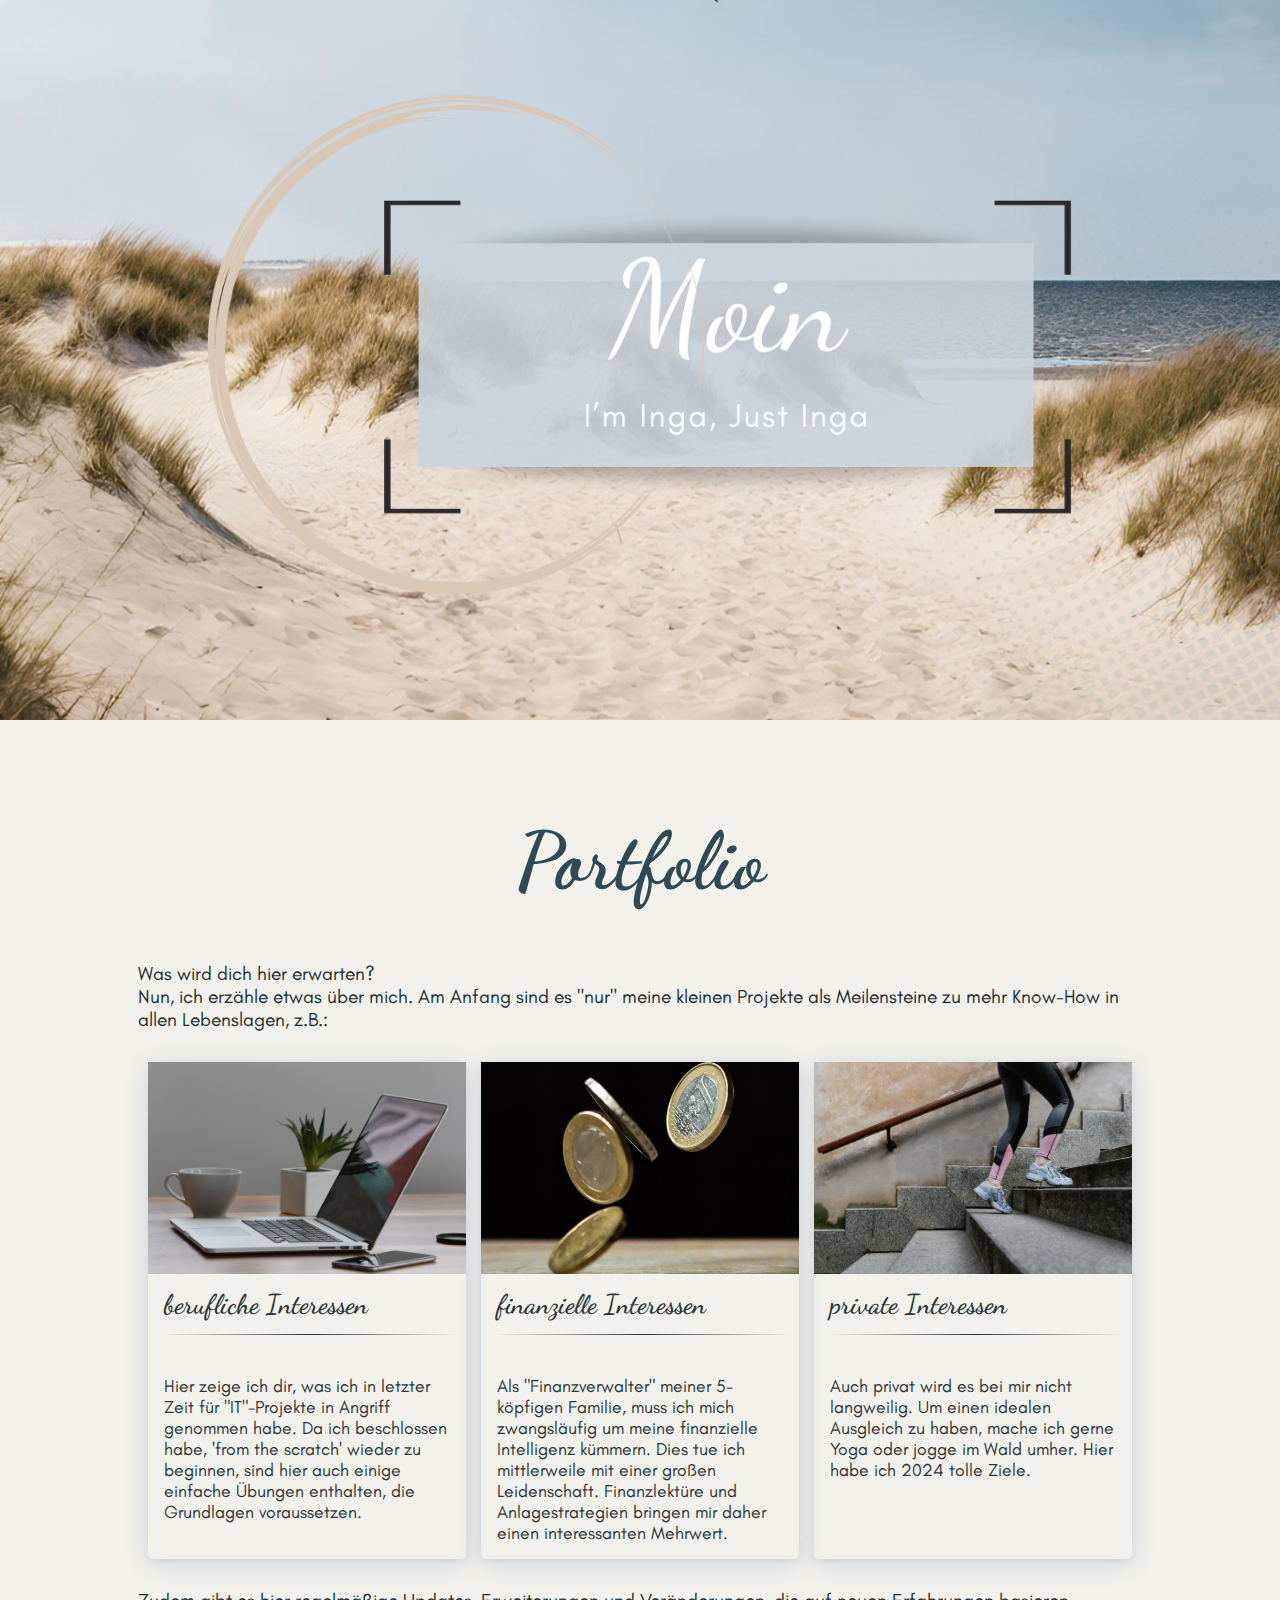
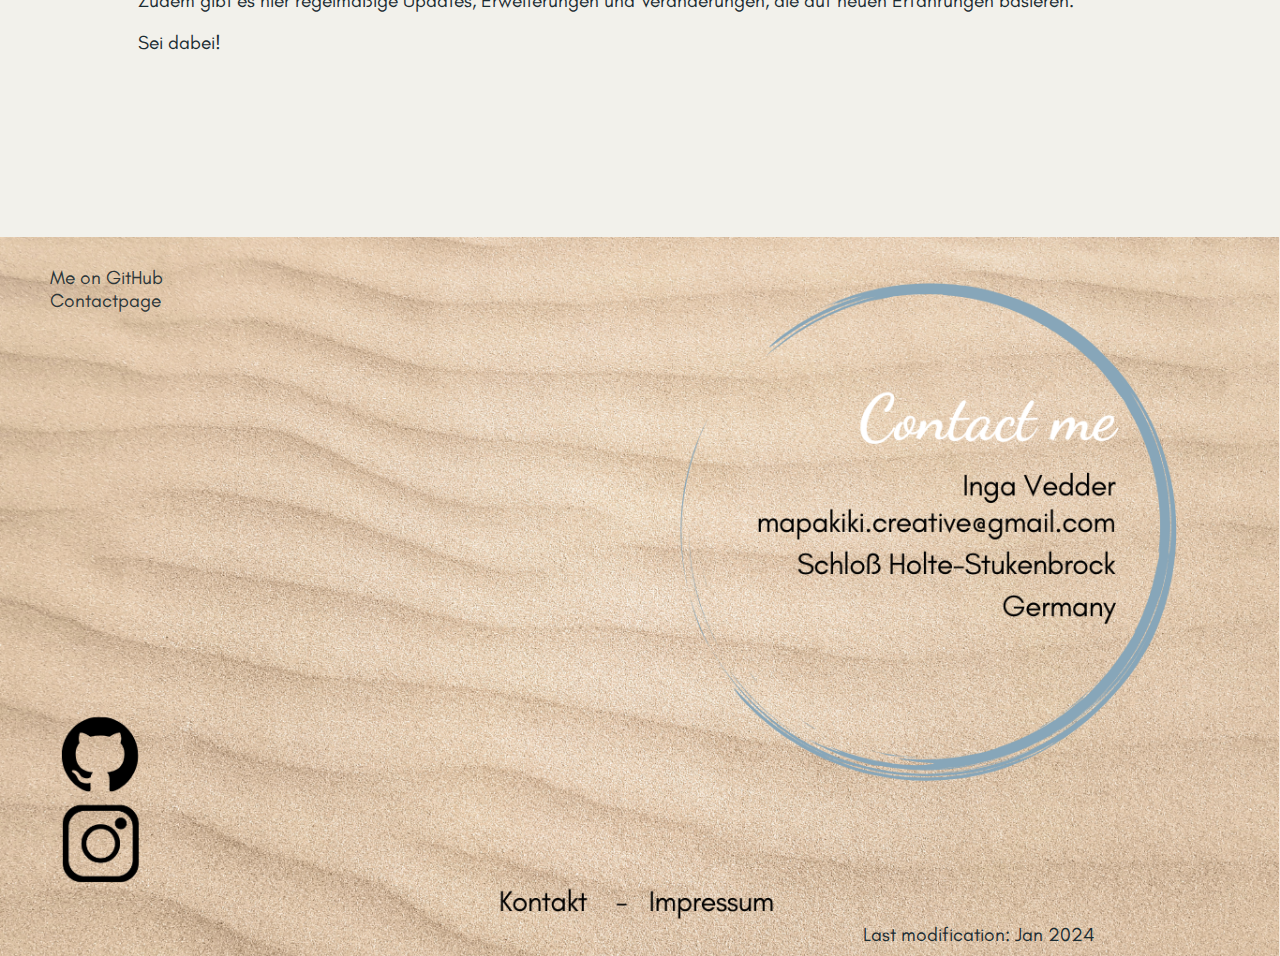
<file: index.html>
<!DOCTYPE html>
<html lang="de">
<head>
    <meta charset="UTF-8">
    <meta name="viewport" content="width=device-width, initial-scale=1.0">
    <title>Portfolia Inga</title>
    
    <link rel="stylesheet" href="./assets/style.css">
</head>
<body>        
    <header class="index">
            <img src="./assets/header.png" alt="Beach">
        </header>
    <div class="main">

    <h1>Portfolio</h1>
    <p>Was wird dich hier erwarten? <br />
        Nun, ich erzähle etwas über mich. Am Anfang sind es "nur" meine kleinen Projekte als Meilensteine zu mehr Know-How in allen Lebenslagen, z.B.:
    <div class="container erwartung">
        
            <div class="erwartung animation" draggable="true"><a href="./site/beruflich.html">
            <img class="cardimg" src="./assets/beruflich_klein.jpg" alt="Arbeitsplatz">
                <div class="cardtitle">
                    berufliche Interessen
                    <hr class="cardlinie">
            </div>
            <div class="cardcontent">
               Hier zeige ich dir, was ich in letzter Zeit für "IT"-Projekte in Angriff genommen habe. Da ich beschlossen habe, 'from the scratch' wieder zu beginnen, sind hier auch einige einfache Übungen enthalten, die Grundlagen voraussetzen. 
            </div>
        </a> </div>
   
        
            <div class="erwartung animation">
                <a href="./site/finance.html">
                <img class="cardimg" src="./assets/finanz_klein.jpg" alt="Geld faellt auf Tisch">
                <div class="cardtitle">
                    finanzielle Interessen
                    <hr class="cardlinie">
            </div>
            <div class="cardcontent">
               Als "Finanzverwalter" meiner 5-köpfigen Familie, muss ich mich zwangsläufig um meine finanzielle Intelligenz kümmern. Dies tue ich mittlerweile mit einer großen Leidenschaft. Finanzlektüre und Anlagestrategien bringen mir daher einen interessanten Mehrwert.
            </div>
                    </a></div>

        
            <div class="erwartung animation"><a href="./site/privat.html">
                <img class="cardimg" src="./assets/privat_klein.jpg" alt="Laueferin laeuft Treppe rauf">
                <div class="cardtitle">
                    private Interessen
                    <hr class="cardlinie">
            </div>
            <div class="cardcontent">
               Auch privat wird es bei mir nicht langweilig. Um einen idealen Ausgleich zu haben, mache ich gerne Yoga oder jogge im Wald umher. Hier habe ich 2024 tolle Ziele.
            </div>
                    </a></div>

    </div>
    </p>

    <p>Zudem gibt es hier regelmäßige Updates, Erweiterungen und Veränderungen, die auf neuen Erfahrungen basieren.</p>
    <p>Sei dabei!</p>
</div>
    <footer class="index">  
        <div class="beschriftung"> 

        <ul>
            <li> <a href="https://github.com/mapakiki">Me on GitHub</a></li>
            <li><a href="./site/contact.html">Contactpage</a></li>
        </ul>
       
    </div>   
    <span class="modification">Last modification: Jan 2024</span>
        <img class="back" src="./assets/footer.png" alt="">

    </footer>

</body>
</html>
</file>
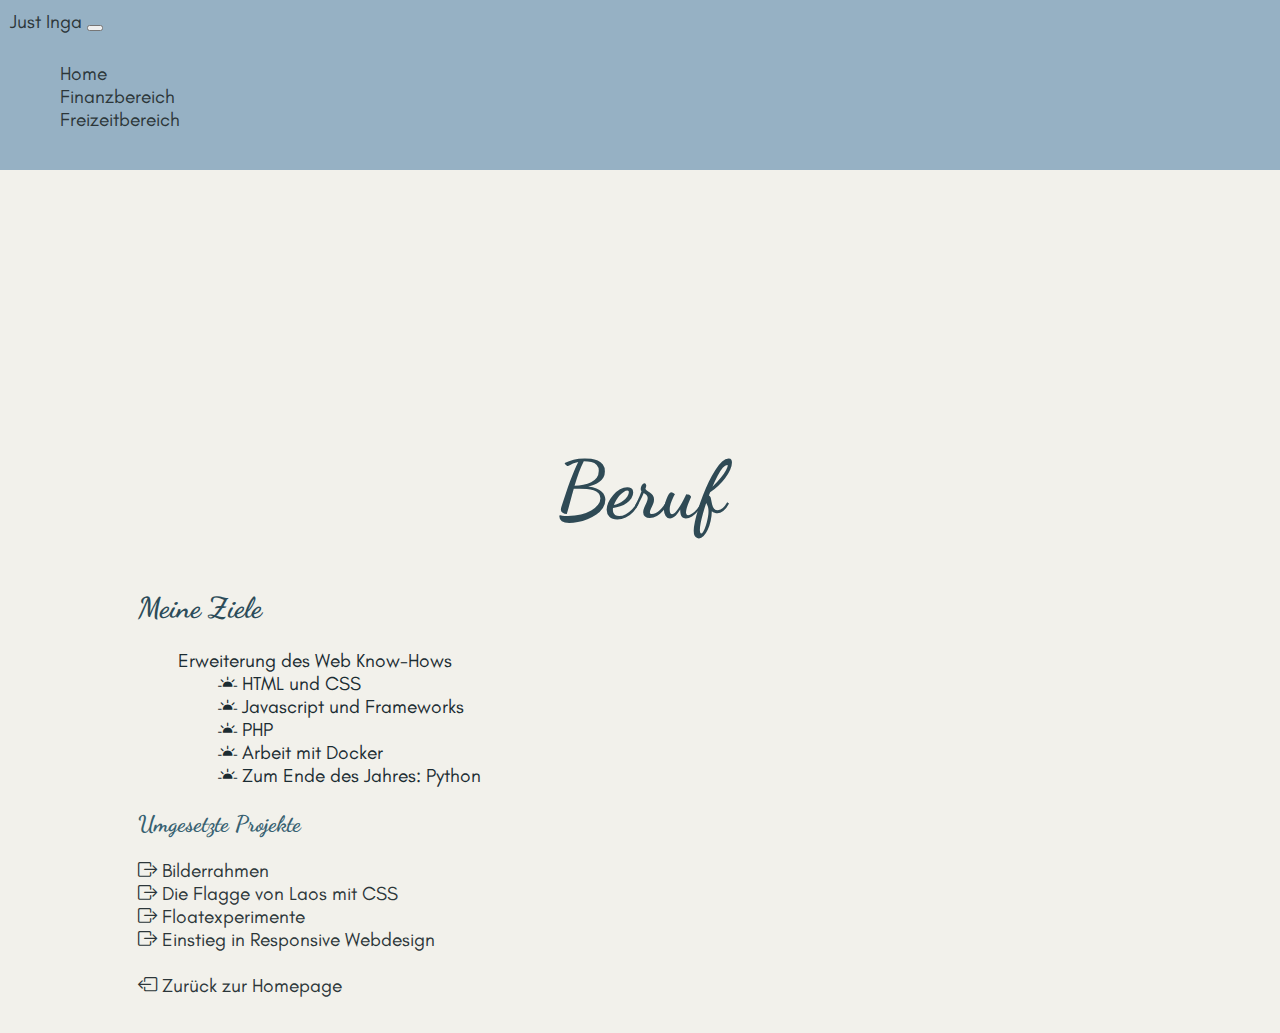
<file: site/beruflich.html>
<!DOCTYPE html>
<html lang="de">
<head>
    <meta charset="UTF-8">
    <meta name="viewport" content="width=device-width, initial-scale=1.0">
    <title>Beruf</title>

    <link href="https://cdn.jsdelivr.net/npm/bootstrap@5.3.2/dist/css/bootstrap.min.css" rel="stylesheet" integrity="sha384-T3c6CoIi6uLrA9TneNEoa7RxnatzjcDSCmG1MXxSR1GAsXEV/Dwwykc2MPK8M2HN" crossorigin="anonymous">
    <link rel="stylesheet" href="../assets/style.css">
<style>
    .bg-inga{
        background-color: #96b1c4;
    }
</style>
</head>
<body>
    <!--nav-->
    <nav class="navbar navbar-expand-md navbar-dark fixed-top bg-inga">
        <div class="container-fluid">
          <a class="navbar-brand" href="../index.html">Just Inga</a>
          <button class="navbar-toggler" type="button" data-bs-toggle="collapse" data-bs-target="#navbarCollapse" aria-controls="navbarCollapse" aria-expanded="false" aria-label="Toggle navigation">
            <span class="navbar-toggler-icon"></span>
          </button>
          <div class="collapse navbar-collapse" id="navbarCollapse">
            <ul class="navbar-nav me-auto mb-2 mb-md-0">
              <li class="nav-item">
                <a class="nav-link" aria-current="page" href="../index.html">Home</a>
              </li>
              <li class="nav-item">
                <a class="nav-link" aria-current="page" href="./finance.html">Finanzbereich</a>
              </li>
              <li class="nav-item">
                <a class="nav-link" aria-current="page" href="./privat.html">Freizeitbereich</a>
              </li>
            </ul>
          </div>
        </div>
      </nav>

    <!--main-->
    <div class="main beruf">
    <h1>Beruf</h1>
    <h2>Meine Ziele</h2>
    <ol>
        <li>Erweiterung des Web Know-Hows</li>
        <ul>
            <li><i class="bi bi-brightness-alt-high-fill"></i> HTML und CSS</li>
            <li><i class="bi bi-brightness-alt-high-fill"></i> Javascript und Frameworks</li>
            <li><i class="bi bi-brightness-alt-high-fill"></i> PHP</li>
            <li><i class="bi bi-brightness-alt-high-fill"></i> Arbeit mit Docker</li>
            <li><i class="bi bi-brightness-alt-high-fill"></i> Zum Ende des Jahres: Python</li>

        </ul>
        </ol>
        <h3>Umgesetzte Projekte</h3>
    <a href="./projects/bilderrahmen.html"><i class="bi bi-box-arrow-right"></i> Bilderrahmen</a><br>
    <a href="./projects/laos.html"><i class="bi bi-box-arrow-right"></i> Die Flagge von Laos mit CSS</a><br>
    <a href="./projects/float.html"><i class="bi bi-box-arrow-right"></i> Floatexperimente</a><br>
    <a href="./projects/responsive/index.html"><i class="bi bi-box-arrow-right"></i> Einstieg in Responsive Webdesign</a><br><br>
    <a href="../index.html"><i class="bi bi-box-arrow-left"></i> Zurück zur Homepage</a>
    <script src="https://cdn.jsdelivr.net/npm/bootstrap@5.3.2/dist/js/bootstrap.bundle.min.js" integrity="sha384-C6RzsynM9kWDrMNeT87bh95OGNyZPhcTNXj1NW7RuBCsyN/o0jlpcV8Qyq46cDfL" crossorigin="anonymous"></script>
</div>
</body>
</html>
</file>
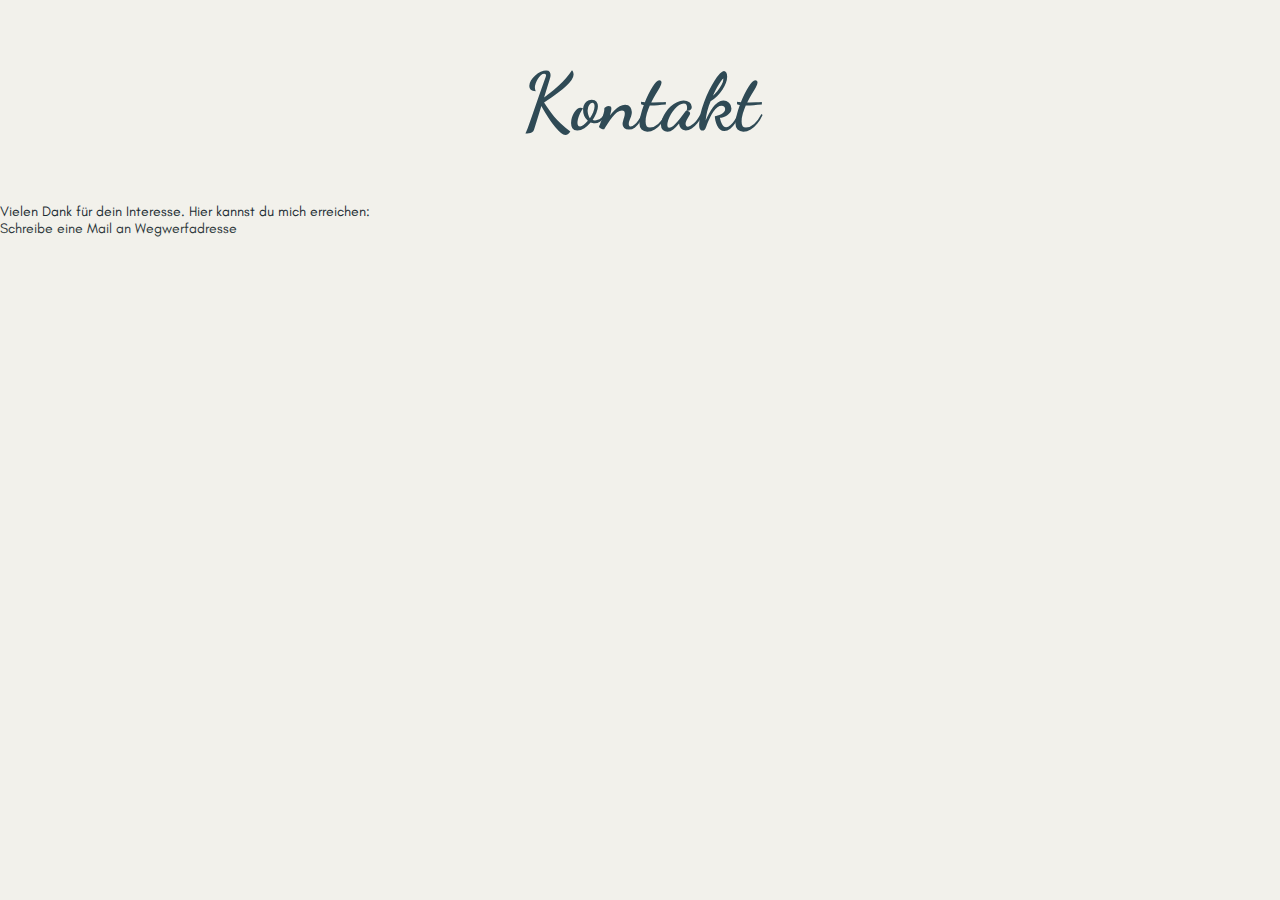
<file: site/contact.html>
<!DOCTYPE html>
<html lang="de">
<head>
    <meta charset="UTF-8">
    <meta name="viewport" content="width=device-width, initial-scale=1.0">
    <title>Kontakt</title>
    <link rel="stylesheet" href="../assets/style.css">
</head>
<body>
    <h1>Kontakt</h1>
    <p>Vielen Dank für dein Interesse. Hier kannst du mich erreichen: <br>
    <a href="mailto:wegwerfadresse@toilette.de">Schreibe eine Mail an Wegwerfadresse</a></p>
</body>
</html>
</file>
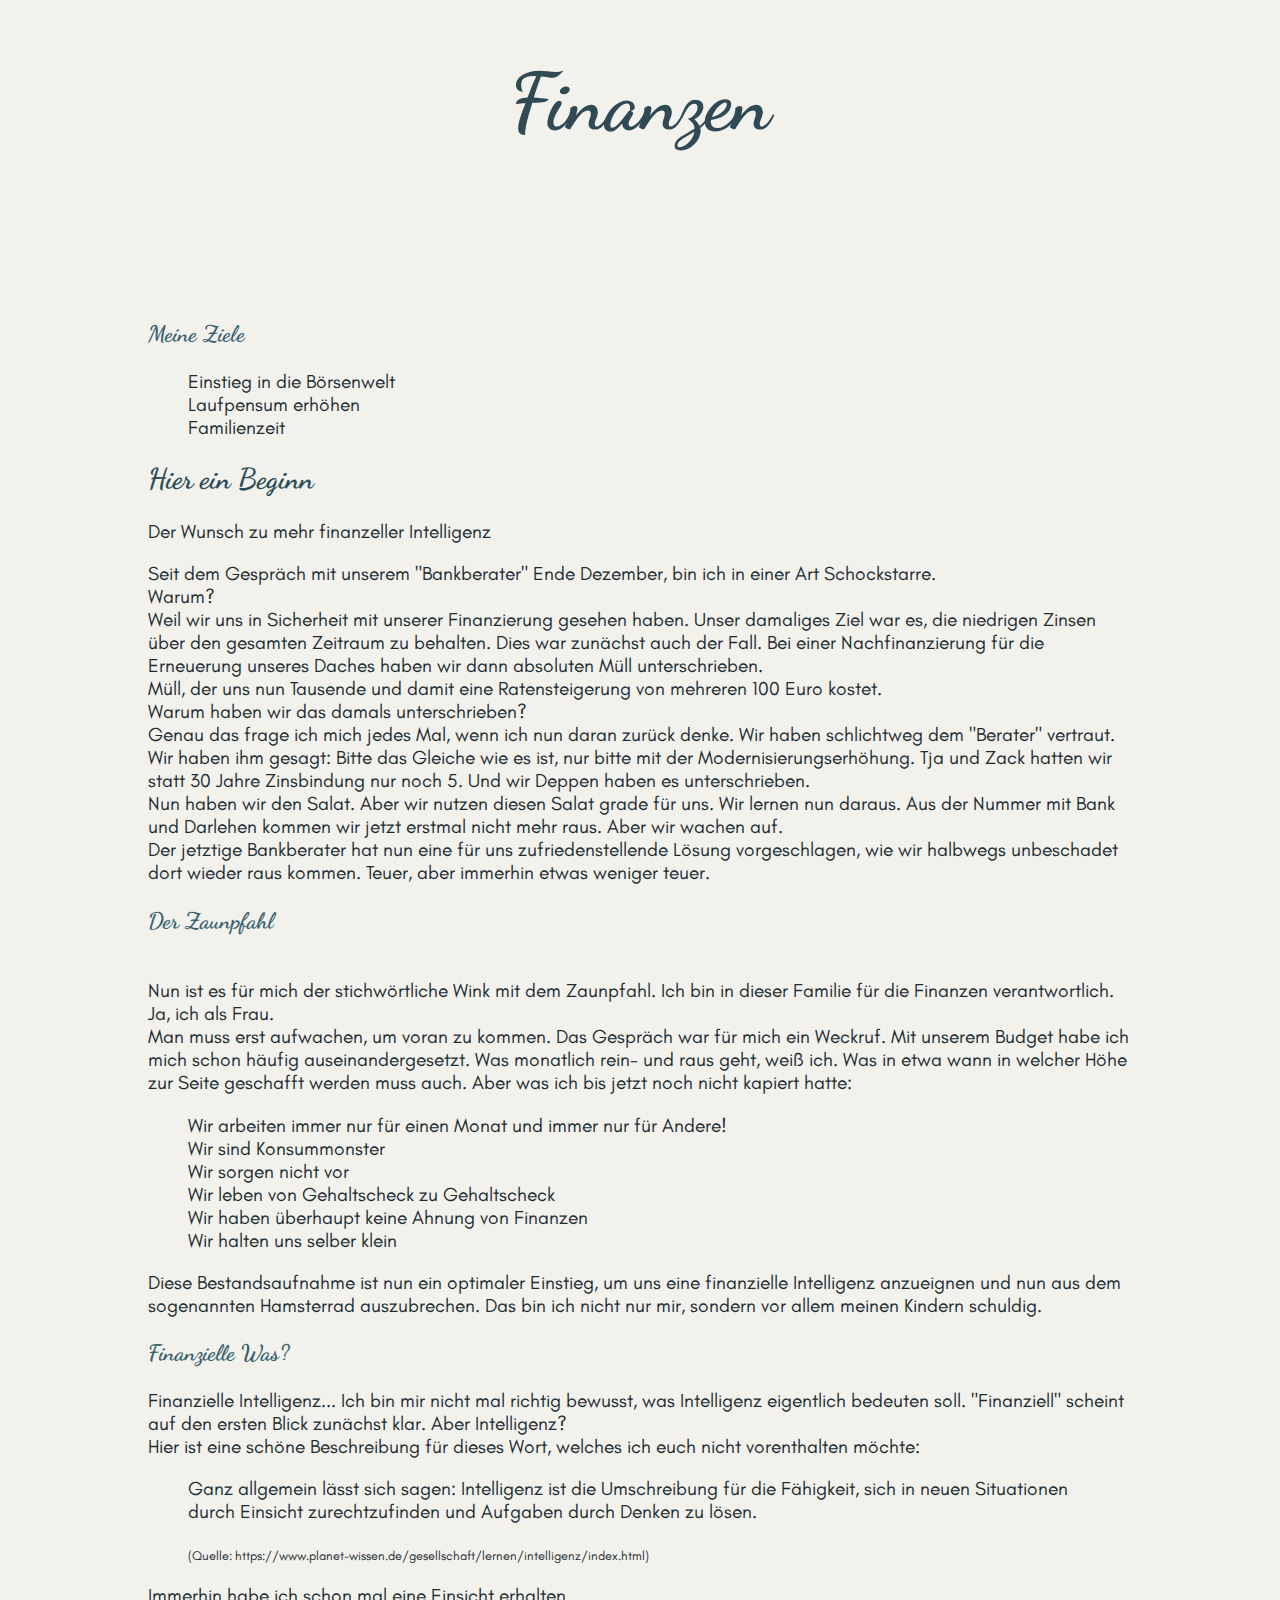
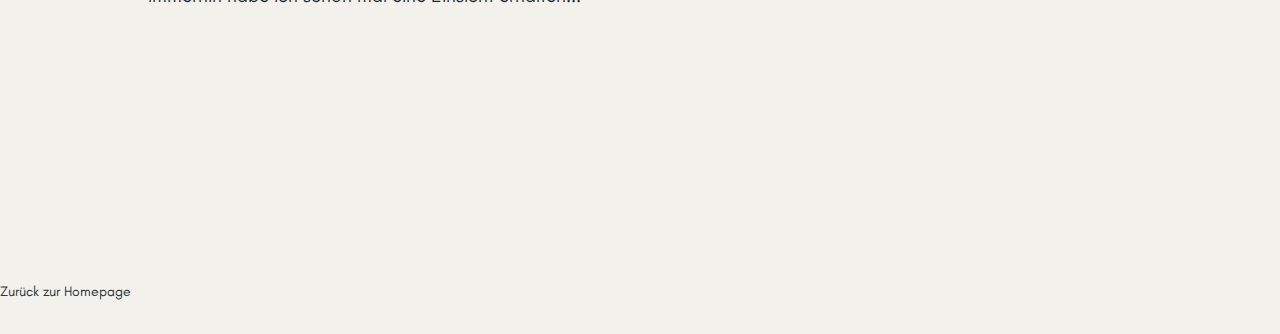
<file: site/finance.html>
<!DOCTYPE html>
<html lang="en">
<head>
    <meta charset="UTF-8">
    <meta name="viewport" content="width=device-width, initial-scale=1.0">
    <title>Finanzbereich</title>
    <link rel="stylesheet" href="../assets/style.css">
</head>
<body>
    <h1>Finanzen</h1>
    <div class="container privat">
        <div class="private item">
            <h3>Meine Ziele</h3>
            <ol>
                <li>Einstieg in die Börsenwelt</li>
               <li>Laufpensum erhöhen</li> 
               <li>Familienzeit</li>
            </ol>
            <h2>Hier ein Beginn</h2>
            <p>Der Wunsch zu mehr finanzeller Intelligenz</p>
            Seit dem Gespräch mit unserem "Bankberater" Ende Dezember, bin ich in einer Art Schockstarre.
            <br/>Warum?<br/>
            Weil wir uns in Sicherheit mit unserer Finanzierung gesehen haben. Unser damaliges Ziel war es, die niedrigen Zinsen über den gesamten Zeitraum zu behalten. Dies war zunächst auch der Fall. Bei einer Nachfinanzierung für die Erneuerung unseres Daches haben wir dann absoluten Müll unterschrieben.<br>
            Müll, der uns nun Tausende und damit eine Ratensteigerung von mehreren 100 Euro kostet. <br>
            Warum haben wir das damals unterschrieben?<br>
            Genau das frage ich mich jedes Mal, wenn ich nun daran zurück denke. Wir haben schlichtweg dem "Berater" vertraut. Wir haben ihm gesagt: Bitte das Gleiche wie es ist, nur bitte mit der Modernisierungserhöhung. Tja und Zack hatten wir statt 30 Jahre Zinsbindung nur noch 5. Und wir Deppen haben es unterschrieben. <br>
            Nun haben wir den Salat. Aber wir nutzen diesen Salat grade für uns. Wir lernen nun daraus. Aus der Nummer mit Bank und Darlehen kommen wir jetzt erstmal nicht mehr raus. Aber wir wachen auf.<br>
            Der jetztige Bankberater hat nun eine für uns zufriedenstellende Lösung vorgeschlagen, wie wir halbwegs unbeschadet dort wieder raus kommen. Teuer, aber immerhin etwas weniger teuer. <br>
            <h3>Der Zaunpfahl</h3>
            <br>Nun ist es für mich der stichwörtliche Wink mit dem Zaunpfahl. Ich bin in dieser Familie für die Finanzen verantwortlich. Ja, ich als Frau. <br>
            Man muss erst aufwachen, um voran zu kommen. Das Gespräch war für mich ein Weckruf. Mit unserem Budget habe ich mich schon häufig auseinandergesetzt. Was monatlich rein- und raus geht, weiß ich. Was in etwa wann in welcher Höhe zur Seite geschafft werden muss auch. Aber was ich bis jetzt noch nicht kapiert hatte:<br>
            <ul>
            <li>Wir arbeiten immer nur für einen Monat und immer nur für Andere!</li>
            <li>Wir sind Konsummonster</li>
            <li>Wir sorgen nicht vor</li>
            <li>Wir leben von Gehaltscheck zu Gehaltscheck</li>
            <li>Wir haben überhaupt keine Ahnung von Finanzen</li>
            <li>Wir halten uns selber klein</li>
            </ul>
            Diese Bestandsaufnahme ist nun ein optimaler Einstieg, um uns eine finanzielle Intelligenz anzueignen und nun aus dem sogenannten Hamsterrad auszubrechen. Das bin ich nicht nur mir, sondern vor allem meinen Kindern schuldig.
            <h3>Finanzielle Was?</h3>
            Finanzielle Intelligenz... Ich bin mir nicht mal richtig bewusst, was Intelligenz eigentlich bedeuten soll. "Finanziell" scheint auf den ersten Blick zunächst klar. Aber Intelligenz?<br>
            Hier ist eine schöne Beschreibung für dieses Wort, welches ich euch nicht vorenthalten möchte:
            <blockquote cite="https://www.planet-wissen.de/gesellschaft/lernen/intelligenz/index.html">
                <p>Ganz allgemein lässt sich sagen: Intelligenz ist die Umschreibung für die Fähigkeit, sich in neuen Situationen durch Einsicht zurechtzufinden und Aufgaben durch Denken zu lösen.</p>
              </blockquote>
            Immerhin habe ich schon mal eine Einsicht erhalten...   
        </div>
    </div>
    <footer><a href="../index.html">Zurück zur Homepage</a></footer>
    
</body>
</html>
</file>
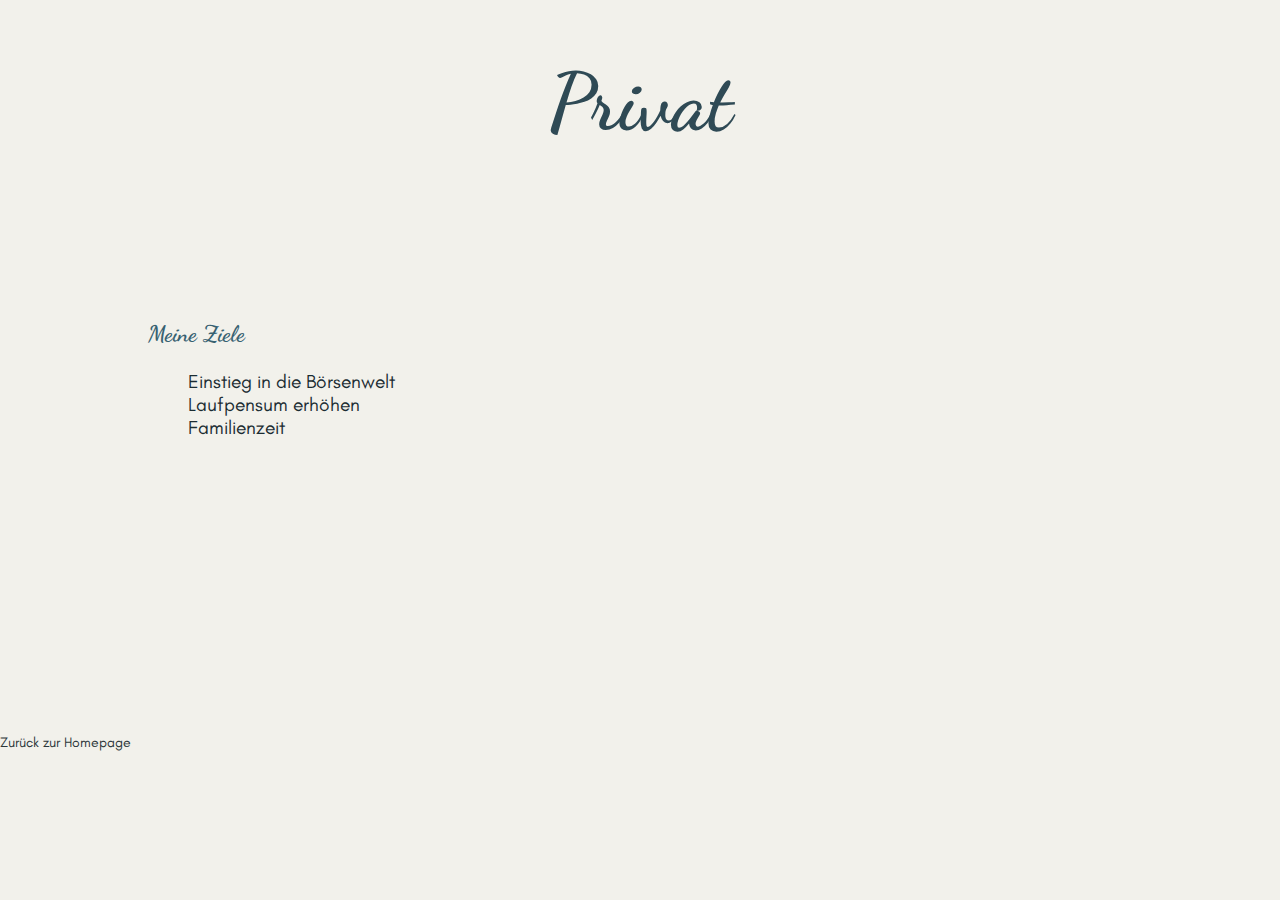
<file: site/privat.html>
<!DOCTYPE html>
<html lang="en">
<head>
    <meta charset="UTF-8">
    <meta name="viewport" content="width=device-width, initial-scale=1.0">
    <title>Privat</title>
    <link rel="stylesheet" href="../assets/style.css">
</head>
<body>
    <h1>Privat</h1>
    <div class="container privat">
        <div class="private item">
            <h3>Meine Ziele</h3>
            <ol>
                <li>Einstieg in die Börsenwelt</li>
               <li>Laufpensum erhöhen</li> 
               <li>Familienzeit</li>
            </ol>
             
        </div>
    </div>
    <footer><a href="../index.html">Zurück zur Homepage</a></footer>
    
</body>
</html>
</file>
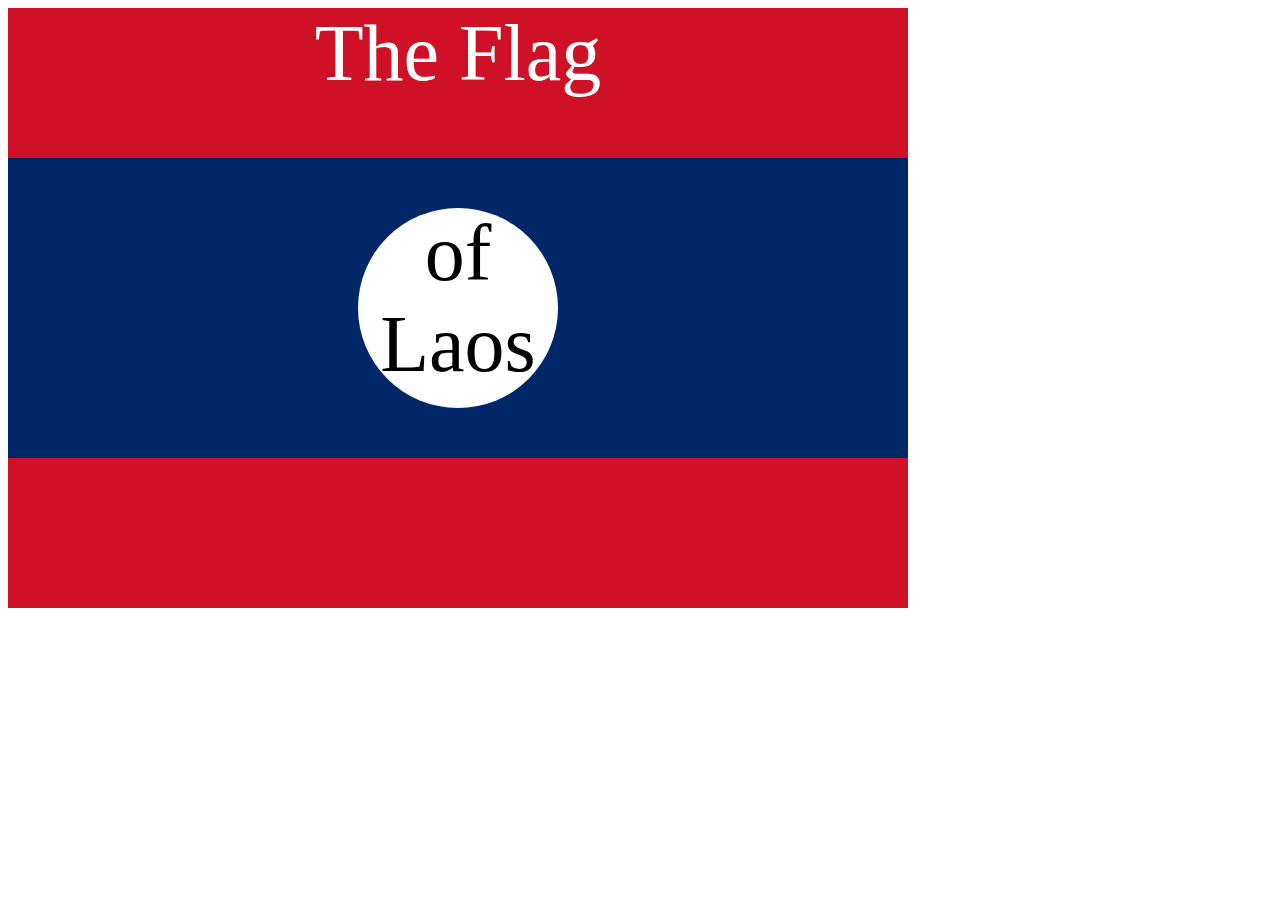
<file: site/projects/laos.html>
<!DOCTYPE html>
<html lang="en">

<head>
  <meta charset="UTF-8">
  <title>CSS Flag Project</title>
  <style>
    /* Write your CSS Code here */
    .flag{
      background-color: #CE1126;
      width: 900px;
      height: 600px;
      position: relative;
      
    }
    .flag > p{
      text-align: center;
      font-size: 5rem;
      margin: 0;
      padding: 0;
      color:white;
    }
    .flag div{
      background-color: #002868;
      height: 300px;
      width: 100%;
      position: absolute;
      top: 150px;
      
    }
    .flag div div {
      background-color: white;
      height: 200px;
      width: 200px;
      border-radius: 50%;
      position: absolute;
      top: 50px;
      left: 350px;
    }
    .flag div div p{
      text-align: center;
      font-size: 5rem;
      margin: 0;
      padding: 0;
    }
  </style>
</head>

<!-- 
  IMPORTANT! Do not change any HTML
Don't add any classes/ids/elements 
Use what you know about combining selectors 
and CSS specificity instead.
Hint 1: The flag is 900px by 600px and the circle is 200px by 200px.
Hint 2: You can use CSS inspection to get the colors from
https://appbrewery.github.io/flag-of-laos/
-->

<body>
  <div class="flag">
    <p>The Flag</p>
    <div>
      <div>
        <p>of Laos</p>
      </div>
    </div>
  </div>
</body>

</html>
</file>
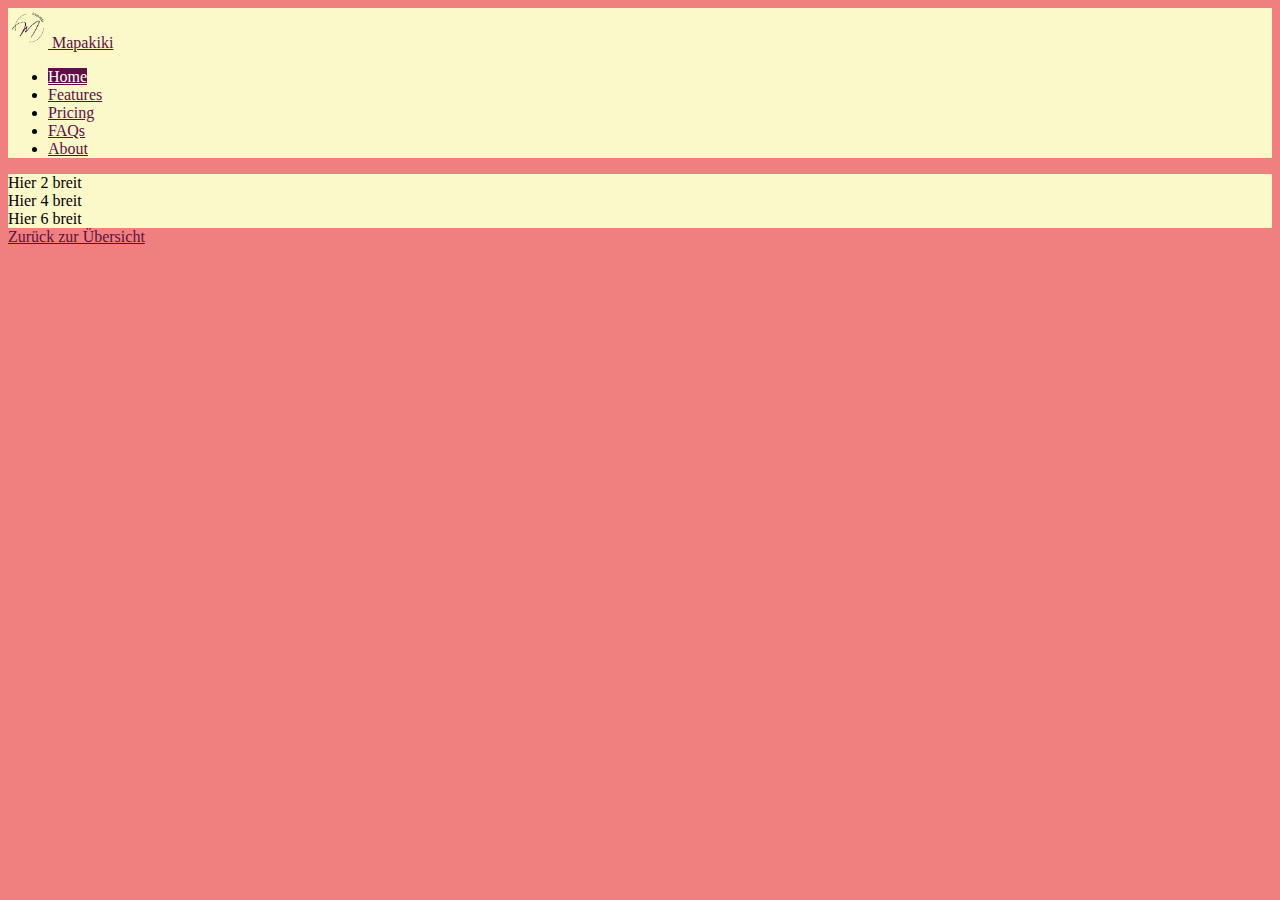
<file: site/projects/responsive/bootstrap2.html>
<!DOCTYPE html>
<html lang="de">

<head>
  <meta charset="UTF-8">
  <title>Bootstrap</title>
  <style>
    /* CSS Code */
    body{
      background-color: lightcoral;
    }
    .ownbg{
      background-color: #FBF8CA;
    }
    .logo{
      border-radius: 40%;
      height: 2.5rem;
    }
    .nav-link.active{
      background-color: #5E1043 !important;
      color: white !important;
    }
    a{
      color:#5E1043 !important;
    }
  </style>
  <link href="https://cdn.jsdelivr.net/npm/bootstrap@5.3.2/dist/css/bootstrap.min.css" rel="stylesheet" integrity="sha384-T3c6CoIi6uLrA9TneNEoa7RxnatzjcDSCmG1MXxSR1GAsXEV/Dwwykc2MPK8M2HN" crossorigin="anonymous">
</head>


<body>
<!--Nav-->
  <header class="d-flex flex-wrap justify-content-center py-3 mb-4 ownbg">
    <a href="/" class="d-flex align-items-center mb-3 mb-md-0 me-md-auto link-body-emphasis text-decoration-none">
      <img src="../../../assets/mapakiki_logo.png" alt="" class="logo">
      <span class="fs-2">Mapakiki </span>
    </a>

    <ul class="nav nav-pills">
      <li class="nav-item"><a href="#" class="nav-link active" aria-current="page">Home</a></li>
      <li class="nav-item"><a href="#" class="nav-link">Features</a></li>
      <li class="nav-item"><a href="#" class="nav-link">Pricing</a></li>
      <li class="nav-item"><a href="#" class="nav-link">FAQs</a></li>
      <li class="nav-item"><a href="#" class="nav-link">About</a></li>
    </ul>
  </header>


  
<div class="container">
    <div class="row">
      <div class="col-sm-6 col-md-2 ownbg">Hier 2 breit</div>
      <div class="col-sm-6 col-md-4 ownbg">Hier 4 breit</div>
      <div class="col-sm-6 col-md-6 ownbg">Hier 6 breit</div>
    </div>
</div>
  <footer>
        <a href="./index.html">Zurück zur Übersicht</a>
  </footer>  
  <script src="https://cdn.jsdelivr.net/npm/bootstrap@5.3.2/dist/js/bootstrap.bundle.min.js" integrity="sha384-C6RzsynM9kWDrMNeT87bh95OGNyZPhcTNXj1NW7RuBCsyN/o0jlpcV8Qyq46cDfL" crossorigin="anonymous"></script>
</body>

</html>
</file>
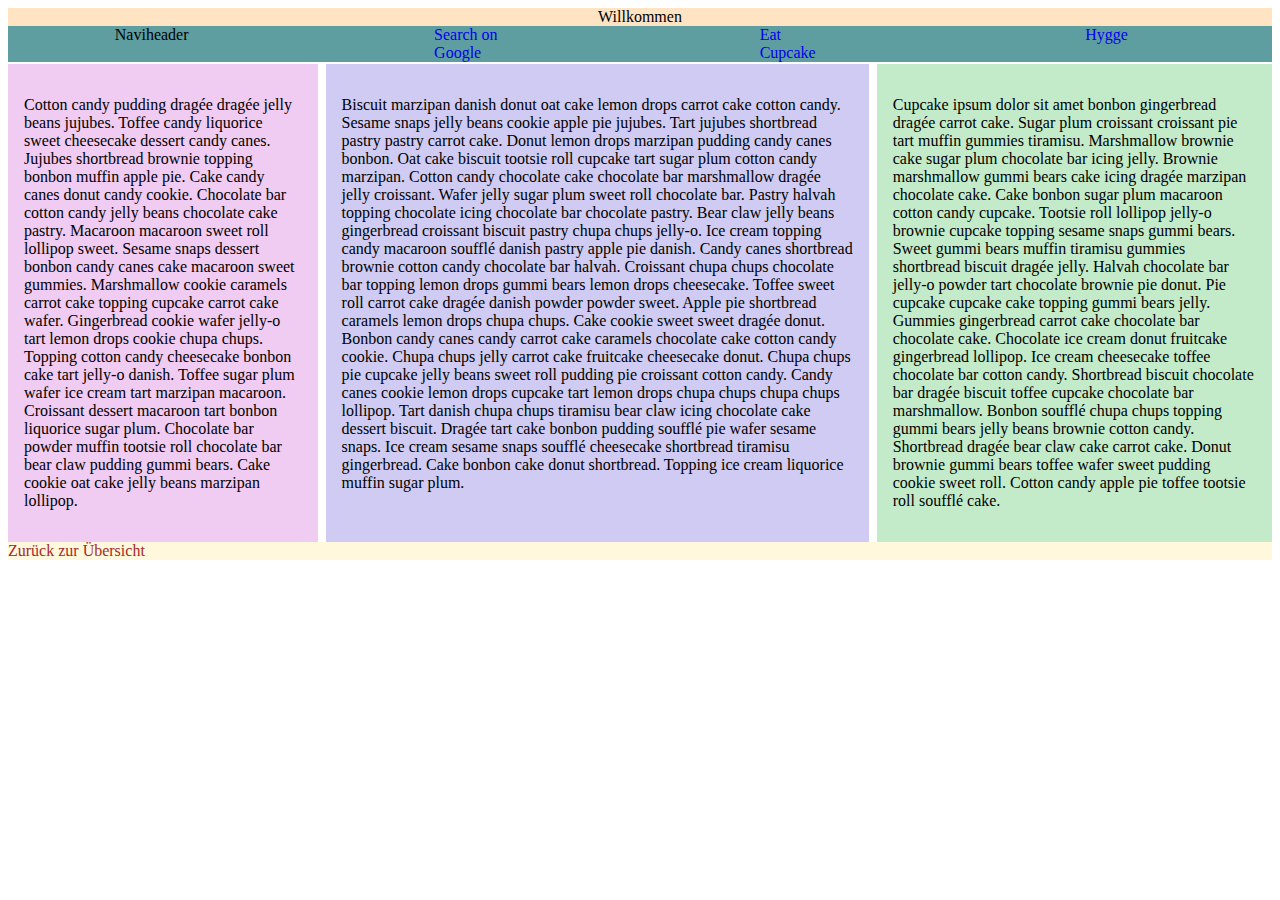
<file: site/projects/responsive/flexbox.html>
<!DOCTYPE html>
<html lang="de">

<head>
  <meta charset="UTF-8">
  <title>Flexbox</title>
  <style>
    /* CSS Code */
.container{
  display: flex;
  gap: 8px;
}
.container div{
  padding: 1rem;
}
.one{
  background-color: rgb(195, 235, 202);
  order:1;
}
.two{
  background-color: rgb(240, 203, 242);
}
.three{
  background-color: rgb(207, 203, 242);
}
header{
  display: block;
  background-color: bisque;
  text-align: center;
}
.nav{
  display: flex;
  background-color: cadetblue;
  margin-bottom: 2px;
  gap: 2rem;
  flex-flow:wrap ;
  justify-content: space-around;
}
.nav >*{
  text-decoration: none;
  flex-basis: 5rem;
  /*text-wrap:wrap;*/
}
footer{
  background-color: cornsilk;
}
footer a{
  text-decoration: none;
  color: brown;
}
  </style>
</head>


<body>
  <header>Willkommen</header>
  <div class="nav">Naviheader
    <a href="http://www.google.com">Search on Google</a>
    <a href="http://www.cupcake.com">Eat Cupcake</a>
    <a href="http://www.my-hygge.cde">Hygge</a>
  </div>
  <div class="container">
    <div class="one">
       <p class="text">Cupcake ipsum dolor sit amet bonbon gingerbread dragée carrot cake. Sugar plum croissant croissant pie tart muffin gummies tiramisu. Marshmallow brownie cake sugar plum chocolate bar icing jelly. Brownie marshmallow gummi bears cake icing dragée marzipan chocolate cake. Cake bonbon sugar plum macaroon cotton candy cupcake. Tootsie roll lollipop jelly-o brownie cupcake topping sesame snaps gummi bears. Sweet gummi bears muffin tiramisu gummies shortbread biscuit dragée jelly. Halvah chocolate bar jelly-o powder tart chocolate brownie pie donut. Pie cupcake cupcake cake topping gummi bears jelly. Gummies gingerbread carrot cake chocolate bar chocolate cake.

        Chocolate ice cream donut fruitcake gingerbread lollipop. Ice cream cheesecake toffee chocolate bar cotton candy. Shortbread biscuit chocolate bar dragée biscuit toffee cupcake chocolate bar marshmallow. Bonbon soufflé chupa chups topping gummi bears jelly beans brownie cotton candy. Shortbread dragée bear claw cake carrot cake. Donut brownie gummi bears toffee wafer sweet pudding cookie sweet roll. Cotton candy apple pie toffee tootsie roll soufflé cake.</p> 
    </div>
    <div class="two">
      <p class="text">Cotton candy pudding dragée dragée jelly beans jujubes. Toffee candy liquorice sweet cheesecake dessert candy canes. Jujubes shortbread brownie topping bonbon muffin apple pie. Cake candy canes donut candy cookie. Chocolate bar cotton candy jelly beans chocolate cake pastry. Macaroon macaroon sweet roll lollipop sweet. Sesame snaps dessert bonbon candy canes cake macaroon sweet gummies.

        Marshmallow cookie caramels carrot cake topping cupcake carrot cake wafer. Gingerbread cookie wafer jelly-o tart lemon drops cookie chupa chups. Topping cotton candy cheesecake bonbon cake tart jelly-o danish. Toffee sugar plum wafer ice cream tart marzipan macaroon. Croissant dessert macaroon tart bonbon liquorice sugar plum. Chocolate bar powder muffin tootsie roll chocolate bar bear claw pudding gummi bears. Cake cookie oat cake jelly beans marzipan lollipop.</p> 
   </div>
   <div class="three">
    <p class="text">Biscuit marzipan danish donut oat cake lemon drops carrot cake cotton candy. Sesame snaps jelly beans cookie apple pie jujubes. Tart jujubes shortbread pastry pastry carrot cake. Donut lemon drops marzipan pudding candy canes bonbon. Oat cake biscuit tootsie roll cupcake tart sugar plum cotton candy marzipan. Cotton candy chocolate cake chocolate bar marshmallow dragée jelly croissant. Wafer jelly sugar plum sweet roll chocolate bar. Pastry halvah topping chocolate icing chocolate bar chocolate pastry.

      Bear claw jelly beans gingerbread croissant biscuit pastry chupa chups jelly-o. Ice cream topping candy macaroon soufflé danish pastry apple pie danish. Candy canes shortbread brownie cotton candy chocolate bar halvah. Croissant chupa chups chocolate bar topping lemon drops gummi bears lemon drops cheesecake. Toffee sweet roll carrot cake dragée danish powder powder sweet. Apple pie shortbread caramels lemon drops chupa chups. Cake cookie sweet sweet dragée donut. Bonbon candy canes candy carrot cake caramels chocolate cake cotton candy cookie.
      
      Chupa chups jelly carrot cake fruitcake cheesecake donut. Chupa chups pie cupcake jelly beans sweet roll pudding pie croissant cotton candy. Candy canes cookie lemon drops cupcake tart lemon drops chupa chups chupa chups lollipop. Tart danish chupa chups tiramisu bear claw icing chocolate cake dessert biscuit. Dragée tart cake bonbon pudding soufflé pie wafer sesame snaps. Ice cream sesame snaps soufflé cheesecake shortbread tiramisu gingerbread. Cake bonbon cake donut shortbread. Topping ice cream liquorice muffin sugar plum.</p> 
 </div>
</div>
  <footer>
        <a href="./index.html">Zurück zur Übersicht</a>
  </footer>  

</body>

</html>
</file>
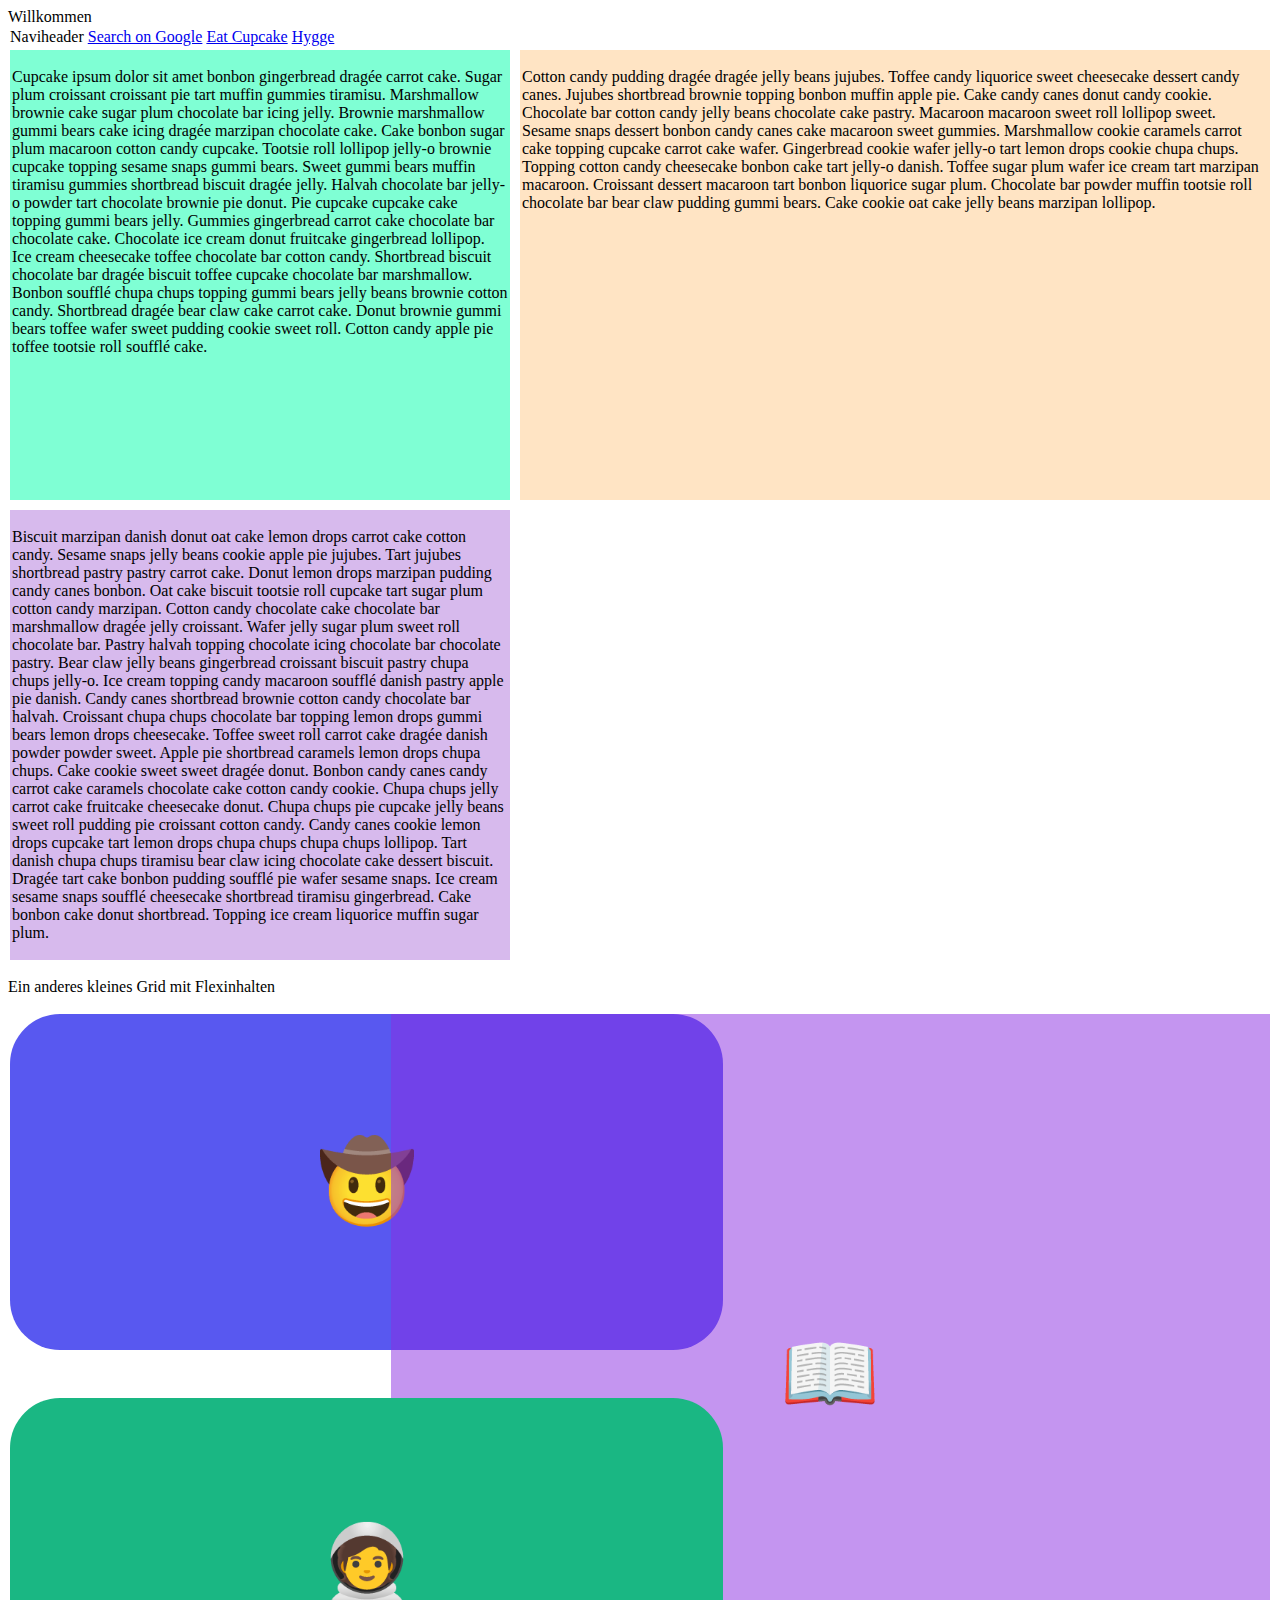
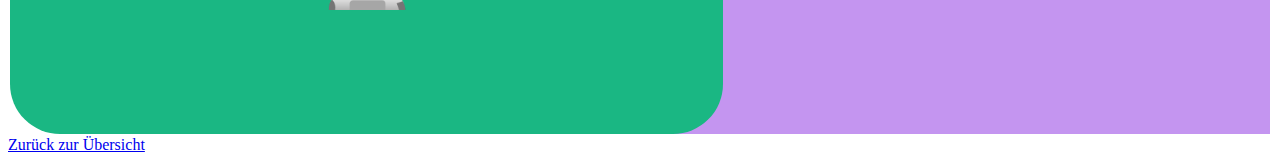
<file: site/projects/responsive/grid.html>
<!DOCTYPE html>
<html lang="de">

<head>
  <meta charset="UTF-8">
  <title>Grid</title>
  <style>
    /* CSS Code */
    .container{
        display: grid;
        grid-template-columns: 2fr 3fr;
        grid-template-rows: 1fr 1fr;
        gap: 10px;
    }
    div{
        padding:2px;
    }
    .one{
        background-color: aquamarine;
    }
    .two{
        background-color: bisque;
    }
    .three{
        background-color: rgb(215, 186, 237);
    }

    .container2{
        height: 80vh;
        display: grid;
        gap: 3rem;
        grid-template-columns: 1fr 1fr 1.5fr;
        grid-template-rows: 1fr 1fr;
    }
    .item{
        background-color: rgba(7, 153, 153, 0.445);
        font-size: 5rem;
        color: white;
        display: flex;
        justify-content: center;
        align-items: center;
    }
    .cowboy{
        background-color: rgb(88, 88, 240);
        /*grid-column: span 2; */
        grid-area: 1/1/2/3;
        border-radius: 50px;
    }
    .astronaut{
        background-color: rgb(26, 183, 131);
        order:1;
        /*grid-column: span 2;*/
        grid-area: 2/1/3/3;
        border-radius: 50px;
    }
    .book{
        background-color: #8a2be280;
        /*grid-row: span 2;*/
        grid-area: 1/2/3/4;
        /*grid-area: 1/3/-1/-1;*/
    }
  </style>
</head>


<body>
  <header>Willkommen</header>
  <div class="nav">Naviheader
    <a href="http://www.google.com">Search on Google</a>
    <a href="http://www.cupcake.com">Eat Cupcake</a>
    <a href="http://www.my-hygge.cde">Hygge</a>
  </div>
  <div class="container">
    <div class="one">
       <p class="text">Cupcake ipsum dolor sit amet bonbon gingerbread dragée carrot cake. Sugar plum croissant croissant pie tart muffin gummies tiramisu. Marshmallow brownie cake sugar plum chocolate bar icing jelly. Brownie marshmallow gummi bears cake icing dragée marzipan chocolate cake. Cake bonbon sugar plum macaroon cotton candy cupcake. Tootsie roll lollipop jelly-o brownie cupcake topping sesame snaps gummi bears. Sweet gummi bears muffin tiramisu gummies shortbread biscuit dragée jelly. Halvah chocolate bar jelly-o powder tart chocolate brownie pie donut. Pie cupcake cupcake cake topping gummi bears jelly. Gummies gingerbread carrot cake chocolate bar chocolate cake.

        Chocolate ice cream donut fruitcake gingerbread lollipop. Ice cream cheesecake toffee chocolate bar cotton candy. Shortbread biscuit chocolate bar dragée biscuit toffee cupcake chocolate bar marshmallow. Bonbon soufflé chupa chups topping gummi bears jelly beans brownie cotton candy. Shortbread dragée bear claw cake carrot cake. Donut brownie gummi bears toffee wafer sweet pudding cookie sweet roll. Cotton candy apple pie toffee tootsie roll soufflé cake.</p> 
    </div>
    <div class="two">
      <p class="text">Cotton candy pudding dragée dragée jelly beans jujubes. Toffee candy liquorice sweet cheesecake dessert candy canes. Jujubes shortbread brownie topping bonbon muffin apple pie. Cake candy canes donut candy cookie. Chocolate bar cotton candy jelly beans chocolate cake pastry. Macaroon macaroon sweet roll lollipop sweet. Sesame snaps dessert bonbon candy canes cake macaroon sweet gummies.

        Marshmallow cookie caramels carrot cake topping cupcake carrot cake wafer. Gingerbread cookie wafer jelly-o tart lemon drops cookie chupa chups. Topping cotton candy cheesecake bonbon cake tart jelly-o danish. Toffee sugar plum wafer ice cream tart marzipan macaroon. Croissant dessert macaroon tart bonbon liquorice sugar plum. Chocolate bar powder muffin tootsie roll chocolate bar bear claw pudding gummi bears. Cake cookie oat cake jelly beans marzipan lollipop.</p> 
   </div>
   <div class="three">
    <p class="text">Biscuit marzipan danish donut oat cake lemon drops carrot cake cotton candy. Sesame snaps jelly beans cookie apple pie jujubes. Tart jujubes shortbread pastry pastry carrot cake. Donut lemon drops marzipan pudding candy canes bonbon. Oat cake biscuit tootsie roll cupcake tart sugar plum cotton candy marzipan. Cotton candy chocolate cake chocolate bar marshmallow dragée jelly croissant. Wafer jelly sugar plum sweet roll chocolate bar. Pastry halvah topping chocolate icing chocolate bar chocolate pastry.

      Bear claw jelly beans gingerbread croissant biscuit pastry chupa chups jelly-o. Ice cream topping candy macaroon soufflé danish pastry apple pie danish. Candy canes shortbread brownie cotton candy chocolate bar halvah. Croissant chupa chups chocolate bar topping lemon drops gummi bears lemon drops cheesecake. Toffee sweet roll carrot cake dragée danish powder powder sweet. Apple pie shortbread caramels lemon drops chupa chups. Cake cookie sweet sweet dragée donut. Bonbon candy canes candy carrot cake caramels chocolate cake cotton candy cookie.
      
      Chupa chups jelly carrot cake fruitcake cheesecake donut. Chupa chups pie cupcake jelly beans sweet roll pudding pie croissant cotton candy. Candy canes cookie lemon drops cupcake tart lemon drops chupa chups chupa chups lollipop. Tart danish chupa chups tiramisu bear claw icing chocolate cake dessert biscuit. Dragée tart cake bonbon pudding soufflé pie wafer sesame snaps. Ice cream sesame snaps soufflé cheesecake shortbread tiramisu gingerbread. Cake bonbon cake donut shortbread. Topping ice cream liquorice muffin sugar plum.</p> 
 </div>
</div>
<p>Ein anderes kleines Grid mit Flexinhalten</p>
<div class="container2">
    <div class="item cowboy">🤠</div>
    <div class="item astronaut">🧑‍🚀</div>
    <div class="item book">📖</div>
</div>
  <footer>
        <a href="./index.html">Zurück zur Übersicht</a>
  </footer>  

</body>

</html>
</file>
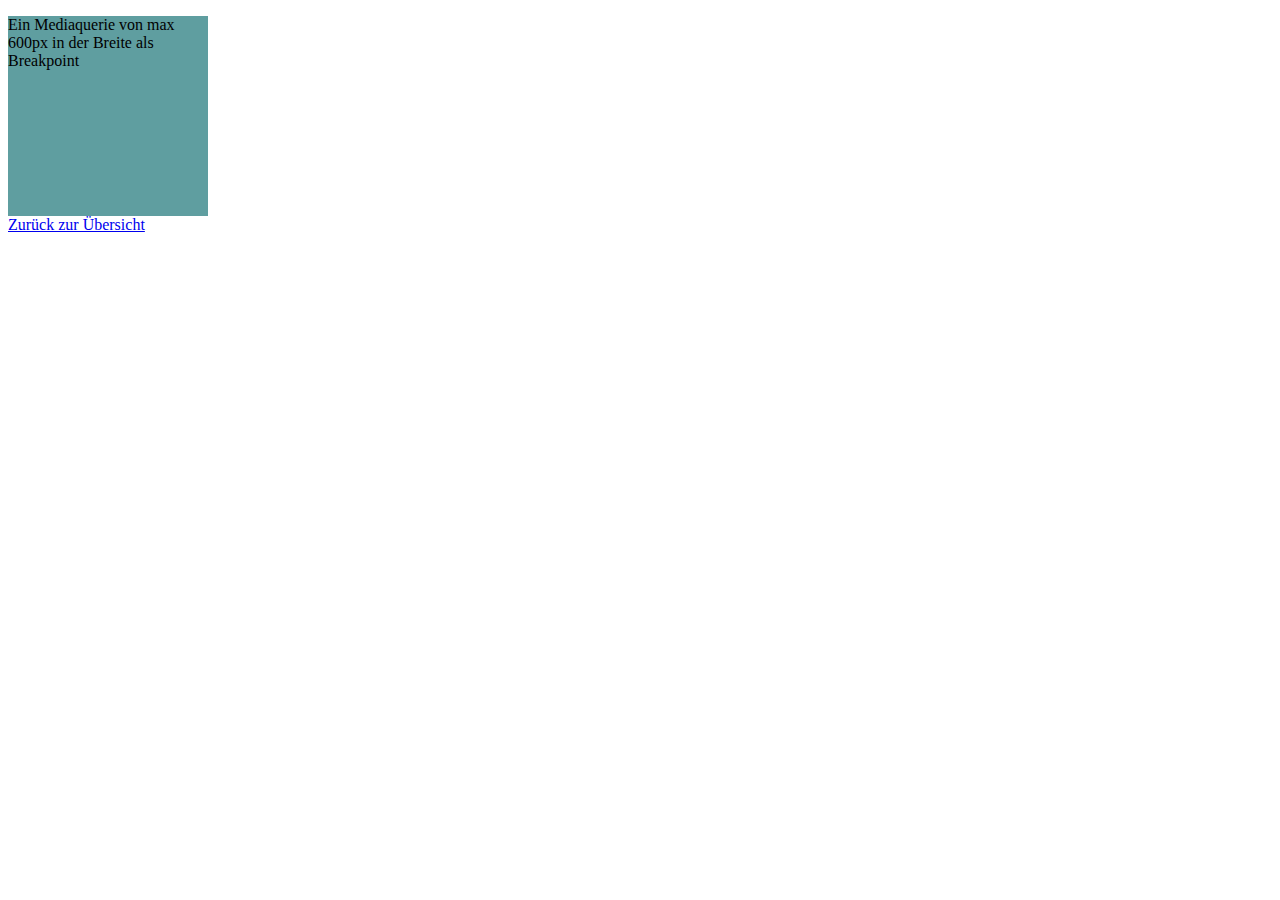
<file: site/projects/responsive/media.html>
<!DOCTYPE html>
<html lang="de">

<head>
  <meta charset="UTF-8">
  <title>Float</title>
  <style>
    /* CSS Code */
    .square{
        width: 200px;
        height: 200px;
        background-color: cadetblue;
    }
    @media(max-width:600px){
        .square{
            width: 100px;
            height: 100px;
            background-color:cornflowerblue;
        }
        p{
            font-size: 0.75rem;
        }
    }
  </style>
</head>


<body>
  <div class="main">
    <div class="square">
        
       <p class="text">Ein Mediaquerie von max 600px in der Breite als Breakpoint</p> 
    </div>

  <footer>
        <a href="./index.html">Zurück zur Übersicht</a>
  </footer>  
</div>
</body>

</html>
</file>
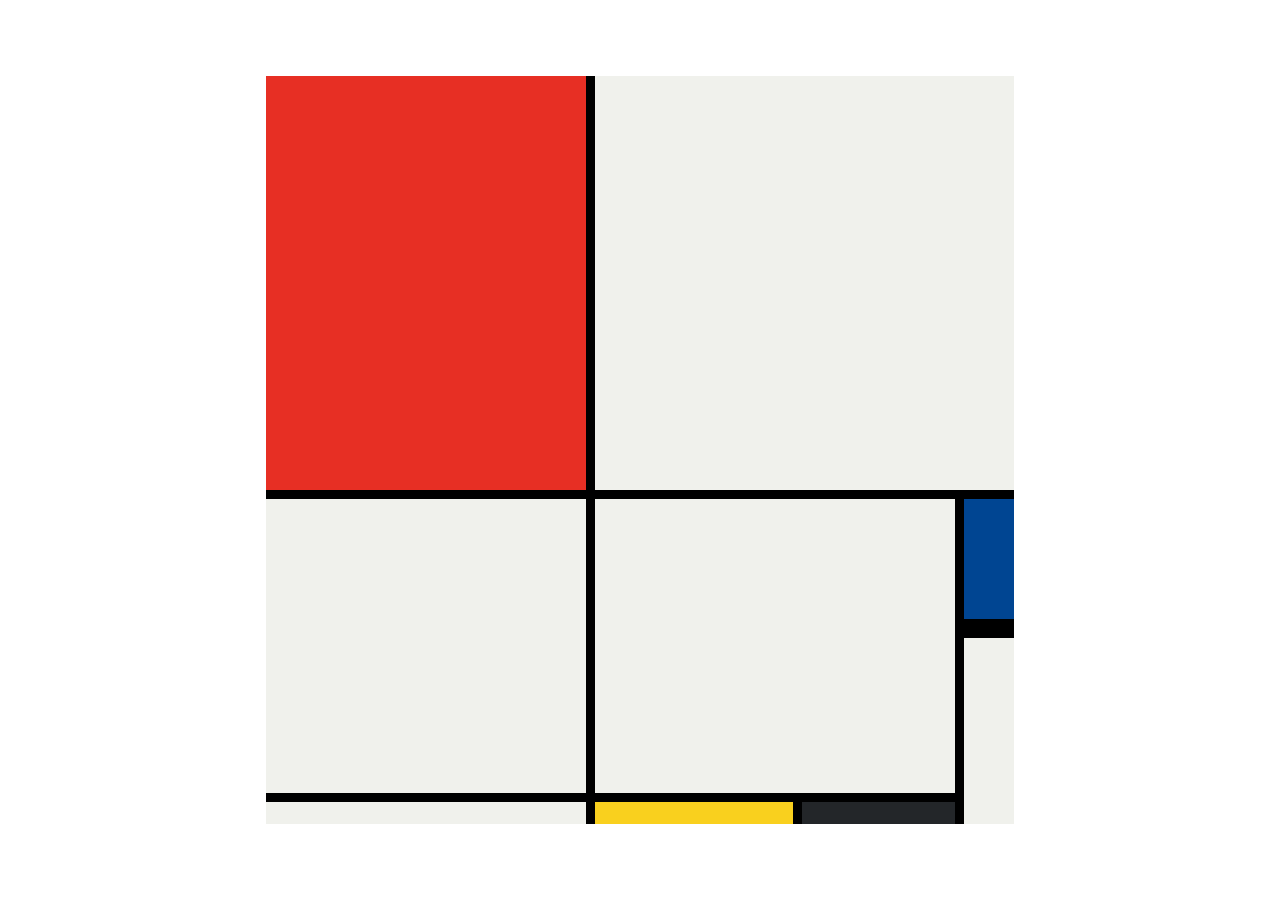
<file: site/projects/responsive/mondrian.html>
<!DOCTYPE html>
<html lang="en">

<head>
  <meta charset="UTF-8">
  <meta name="viewport" content="width=device-width, initial-scale=1.0">
  <title>Mondrian Project</title>
  <style>
    /* 
    Write your CSS here 
    Gap Colour: #000
    White: #F0F1EC
    Red: #E72F24
    Black: #232629
    Blue: #004592
    Yellow: #F9D01E

    For dimensions, see dimensions.png image.
    HINT: Remember you can't change the properties of grid lines.
    But grid lines are transparent!
    */
    body {
      display: flex;
      justify-content: center;
      align-items: center;
      height: 100vh;
      margin: 0;
      padding: 0;
    }
    .container{
      background-color: black;
      display: grid;
      gap: 9px;
      width: 748px;
      height: 748px;
      grid-template-columns: 320px 198px 153px 50px;
      grid-template-rows: 414px 130px 155px 22px;
    }
    .item{
      background-color: #F0F1EC;
    }
    .red{
      background-color: #E72F24;
      grid-area: 1/1/2/2;
    }
    .white1{
      grid-area: 1/2/2/-1;
    }
    .white2{
      grid-area: 2/1/4/2;
    }
    .white3{
      grid-area: 2/2/4/4;
    }
    .blue{
      background-color: #004592;
      grid-area: 2/4/3/-1;
      border-bottom: 10px solid #000
    }
    .white4{
      grid-area: 4/1/-1/2;
    }
    .yellow{
      background-color: #F9D01E;
      grid-area: 4/2/-1/3;
    }
    .black{
      background-color: #232629;
      grid-area: 4/3/-1/4;
    }
    .white5{
      grid-area: 3/4/-1/-1;
    }
    
  </style>
</head>

<body>
  <div class="container">
    <div class="item red"></div>
    <div class="item white1"></div>

    <div class="item white2"></div>
    <div class="item white3"></div>
    <div class="item blue"></div>
    <div class="item white4"></div>

    <div class="item white5"></div>
    <div class="item yellow"></div>
    <div class="item black"></div>
  </div>
</body>

</html>
</file>
<file: assets/style.css>
@import url('https://fonts.googleapis.com/css2?family=Dancing+Script:wght@400;600&display=swap');
@import url("https://cdn.jsdelivr.net/npm/bootstrap-icons@1.11.3/font/bootstrap-icons.min.css");
@font-face {
 font-family: "Gracial";
 src:url(./GlacialIndifference-Regular.otf) format("opentype");
 }

  @font-face {
    font-family: "Gracial";
    font-weight: bold;
    src:url(./GlacialIndifference-Bold.otf) format("opentype");
  }


body{
background: #F2F1EB;
font-family: 'Gracial', monospace;
color: #1b2c32;
align-content: center;
font-size: 14px;
margin: 0px;
padding: 0px;
}
div{
    padding: 10px;
    font-size: 1.2rem;
}
header.index{
    color: white;
}
.main{
    align-items: center;
    margin: 2% 10%;
}
h1{
    color: #2f4a55;
    font-size: 5rem;
    text-align: center;
    font-family: 'Dancing Script', cursive;
}
h2{
    color:#2c4c59;
    font-family: 'Dancing Script', cursive;
}
h3{
    color:#376171;
    font-family: 'Dancing Script', cursive;
}
.container.erwartung{
 font-family: cursive;
 font-size: 1.5rem;
 margin-bottom: 2%;
 margin-top: 2%;
 display: flex;
 justify-content: center;
 gap: 15px;
 flex-wrap: wrap;
 flex-direction: row;

}
.erwartung.animation{
    display: flex;
    flex-direction: column;
    padding: 0;
    box-shadow: 0px 4px 24px rgba(22, 65, 147, 0.15), 0px 3px 8px rgba(22, 65, 147, 0.05);
    transition:all 0.8s cubic-bezier(0.075, 0.82, 0.165, 1);
    border-radius: 4px;
    color: #5F6F52;
    font-family: 'Gracial', monospace;
    font-size: 0.9rem;
    text-align: left;
    border-radius: 5px;
}
.erwartung.animation:hover{
    font-size: 1.8rem;
    box-shadow:0 14px 28px rgba(29, 29, 29, 0.25), 0 10px 10px rgba(48, 47, 47, 0.22);
}
.erwartung.animation>img{
    border-top-left-radius: 5px;
    border-top-right-radius: 5px;
    object-fit: contain;
    width: 100%;
}
.cardtitle{
    font-family: 'Dancing Script', cursive;
    font-weight: 600;
    font-size: 1.7rem;
    padding-left: 1rem;
}
.cardcontent{
    font-size: 1.1rem;
    padding: 1rem;
    flex-direction: column;
}
.cardlinie{
border: 0;
height: 1px;
background-image: linear-gradient(to right,
rgba(0,0,0,0),
#2C3639,
rgba(0,0,0,0));
}
a{
    text-decoration: none;
    text-shadow:#2C3639;
    color:#2C3639;
}
img{
    width: 100%;
}
footer{
    padding-top: 10%;
    /*position: relative; 
    border: 5px solid red;*/
    display: grid;
    grid-template-columns: 1fr 1fr 1fr;
    grid-template-rows: 1fr 1fr 1fr;

}
.beschriftung{
    background-color: silver;
    background-color: hsla(0, 0%, 100%, 0);
    order: 1;
    grid-area: 1 / 1/ 2/ 2;
    list-style: none;
    /*position: absolute;
    bottom: 20;
    width: 100%;
    line-height: 2em;
    text-align: center; */

}
li{
    list-style: none;
}
img.back{
   grid-area: 1 /1 /-1 /-1;
   order: -1;
}
blockquote[cite]::after{
    content: " (Quelle: " attr(cite) ")"; 
    font-size:0.8rem;
}
.container.privat{
    margin:10%;
}
.modification{
    grid-area: -2 /-2 /-1 /-1;
    align-self: end;
    margin: 10px;
    font-size: 1.2rem;
}
@media (min-width: 576px){
    .erwartung.animation {
    flex: 1 0 0%;
    margin-bottom: 0;
    min-width: 15rem;
    max-width: 20rem;
}
}
@media (max-width: 576px){
    .erwartung.animation {
    flex: 1 0 0%;
    margin-bottom: 0;
    min-width: 14rem;
}
}
.beruf{
    padding-top: 15%;
}
.endfloat{
    clear: both;
}
</file>
